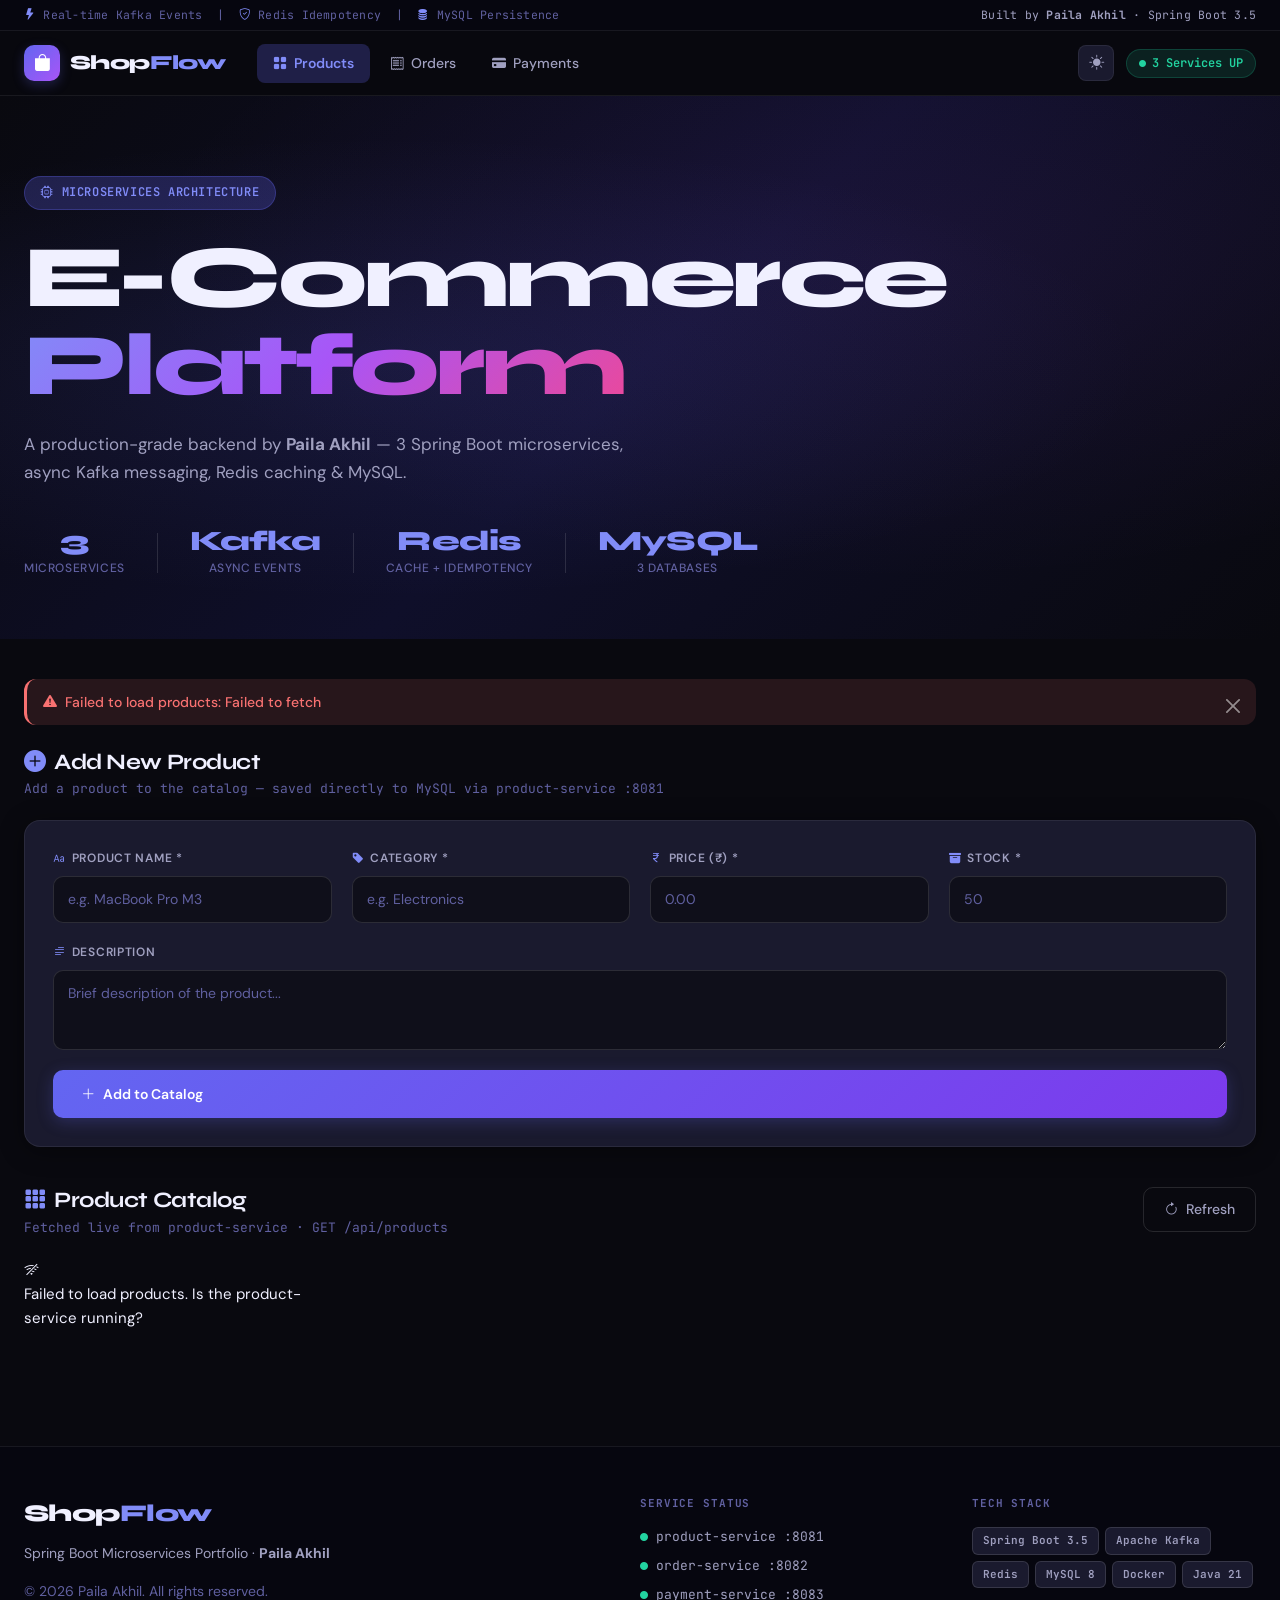
<file: frontend/index.html>
<!DOCTYPE html>
<html lang="en" data-theme="dark">
<head>
  <meta charset="UTF-8" />
  <meta name="viewport" content="width=device-width, initial-scale=1.0" />
  <title>ShopFlow — Products | Paila Akhil</title>
  <link href="https://cdn.jsdelivr.net/npm/bootstrap@5.3.3/dist/css/bootstrap.min.css" rel="stylesheet"/>
  <link href="https://cdn.jsdelivr.net/npm/bootstrap-icons@1.11.3/font/bootstrap-icons.min.css" rel="stylesheet"/>
  <link href="https://fonts.googleapis.com/css2?family=Syne:wght@400;500;600;700;800&family=DM+Sans:wght@300;400;500;600&family=JetBrains+Mono:wght@400;500&display=swap" rel="stylesheet"/>
  <link href="style.css" rel="stylesheet"/>
</head>
<body>

<!-- TOP BAR -->
<div class="topbar">
  <span><i class="bi bi-lightning-fill"></i> Real-time Kafka Events &nbsp;|&nbsp; <i class="bi bi-shield-check"></i> Redis Idempotency &nbsp;|&nbsp; <i class="bi bi-database-fill"></i> MySQL Persistence</span>
  <span class="topbar-right">Built by <strong>Paila Akhil</strong> · Spring Boot 3.5</span>
</div>

<!-- NAVBAR -->
<nav class="main-nav">
  <div class="nav-inner">
    <a href="index.html" class="nav-logo">
      <div class="logo-icon"><i class="bi bi-bag-fill"></i></div>
      <div class="logo-text">Shop<span>Flow</span></div>
    </a>
    <div class="nav-links">
      <a href="index.html" class="nav-link active"><i class="bi bi-grid-fill"></i> Products</a>
      <a href="orders.html" class="nav-link"><i class="bi bi-receipt"></i> Orders</a>
      <a href="payments.html" class="nav-link"><i class="bi bi-credit-card-fill"></i> Payments</a>
    </div>
    <div class="nav-actions">
      <button class="theme-btn" id="themeToggle" title="Toggle theme">
        <i class="bi bi-moon-stars-fill"></i>
      </button>
      <div class="nav-badge">
        <i class="bi bi-circle-fill pulse-green"></i> 3 Services UP
      </div>
    </div>
  </div>
</nav>

<!-- HERO -->
<section class="hero">
  <div class="hero-bg"></div>
  <div class="hero-inner">
    <div class="hero-tag"><i class="bi bi-cpu"></i> Microservices Architecture</div>
    <h1 class="hero-heading">
      E-Commerce<br/>
      <span class="gradient-text">Platform</span>
    </h1>
    <p class="hero-sub">A production-grade backend by <strong>Paila Akhil</strong> — 3 Spring Boot microservices, async Kafka messaging, Redis caching & MySQL.</p>
    <div class="hero-stats">
      <div class="stat"><div class="stat-num">3</div><div class="stat-label">Microservices</div></div>
      <div class="stat-divider"></div>
      <div class="stat"><div class="stat-num">Kafka</div><div class="stat-label">Async Events</div></div>
      <div class="stat-divider"></div>
      <div class="stat"><div class="stat-num">Redis</div><div class="stat-label">Cache + Idempotency</div></div>
      <div class="stat-divider"></div>
      <div class="stat"><div class="stat-num">MySQL</div><div class="stat-label">3 Databases</div></div>
    </div>
  </div>
</section>

<!-- MAIN -->
<main class="main-content">

  <!-- ALERT ZONE -->
  <div id="alertContainer" class="alert-zone"></div>

  <!-- ADD PRODUCT -->
  <section class="content-section">
    <div class="section-head">
      <div>
        <h2 class="section-title"><i class="bi bi-plus-circle-fill"></i> Add New Product</h2>
        <p class="section-sub">Add a product to the catalog — saved directly to MySQL via product-service :8081</p>
      </div>
    </div>
    <div class="glass-card">
      <form id="addProductForm" novalidate>
        <div class="form-row">
          <div class="field-group">
            <label class="field-label"><i class="bi bi-type"></i> Product Name *</label>
            <input type="text" class="field-input" id="productName" name="productName" placeholder="e.g. MacBook Pro M3" required/>
            <div class="invalid-feedback">Product name is required.</div>
          </div>
          <div class="field-group">
            <label class="field-label"><i class="bi bi-tag-fill"></i> Category *</label>
            <input type="text" class="field-input" id="productCategory" name="productCategory" placeholder="e.g. Electronics" required/>
            <div class="invalid-feedback">Category is required.</div>
          </div>
          <div class="field-group">
            <label class="field-label"><i class="bi bi-currency-rupee"></i> Price (₹) *</label>
            <input type="number" class="field-input" id="productPrice" name="productPrice" placeholder="0.00" step="0.01" min="0.01" required/>
            <div class="invalid-feedback">Enter a valid price.</div>
          </div>
          <div class="field-group">
            <label class="field-label"><i class="bi bi-archive-fill"></i> Stock *</label>
            <input type="number" class="field-input" id="productStock" name="productStock" placeholder="50" min="0" required/>
            <div class="invalid-feedback">Stock quantity required.</div>
          </div>
          <div class="field-group field-full">
            <label class="field-label"><i class="bi bi-text-paragraph"></i> Description</label>
            <textarea class="field-input" id="productDescription" name="productDescription" rows="2" placeholder="Brief description of the product..."></textarea>
          </div>
          <div class="field-group field-full">
            <button type="submit" class="btn-primary-action">
              <i class="bi bi-plus-lg"></i> Add to Catalog
            </button>
          </div>
        </div>
      </form>
    </div>
  </section>

  <!-- PRODUCTS GRID -->
  <section class="content-section">
    <div class="section-head">
      <div>
        <h2 class="section-title"><i class="bi bi-grid-3x3-gap-fill"></i> Product Catalog</h2>
        <p class="section-sub">Fetched live from product-service · GET /api/products</p>
      </div>
      <button class="btn-outline-action" onclick="loadProducts()">
        <i class="bi bi-arrow-clockwise"></i> Refresh
      </button>
    </div>
    <div class="products-grid" id="productsGrid">
      <div class="loading-card">
        <div class="loader"></div>
        <span>Connecting to product-service...</span>
      </div>
    </div>
  </section>

</main>

<!-- FOOTER -->
<footer class="site-footer">
  <div class="footer-inner">
    <div class="footer-left">
      <div class="footer-logo">Shop<span>Flow</span></div>
      <p>Spring Boot Microservices Portfolio · <strong>Paila Akhil</strong></p>
      <p class="footer-copy">© 2026 Paila Akhil. All rights reserved.</p>
    </div>
    <div class="footer-services">
      <div class="footer-service-title">Service Status</div>
      <div class="service-pill"><i class="bi bi-circle-fill text-success"></i> product-service :8081</div>
      <div class="service-pill"><i class="bi bi-circle-fill text-success"></i> order-service :8082</div>
      <div class="service-pill"><i class="bi bi-circle-fill text-success"></i> payment-service :8083</div>
    </div>
    <div class="footer-tech">
      <div class="footer-service-title">Tech Stack</div>
      <div class="tech-tags">
        <span class="tech-tag">Spring Boot 3.5</span>
        <span class="tech-tag">Apache Kafka</span>
        <span class="tech-tag">Redis</span>
        <span class="tech-tag">MySQL 8</span>
        <span class="tech-tag">Docker</span>
        <span class="tech-tag">Java 21</span>
      </div>
    </div>
  </div>
</footer>

<script src="https://cdn.jsdelivr.net/npm/bootstrap@5.3.3/dist/js/bootstrap.bundle.min.js"></script>
<script>
  (function(){
    const saved = localStorage.getItem('sfTheme') || 'dark';
    document.documentElement.setAttribute('data-theme', saved);
    function updateIcon(){
      const t = document.getElementById('themeToggle');
      if(t) t.innerHTML = document.documentElement.getAttribute('data-theme')==='dark'
        ? '<i class="bi bi-sun-fill"></i>' : '<i class="bi bi-moon-stars-fill"></i>';
    }
    document.addEventListener('DOMContentLoaded',()=>{
      updateIcon();
      document.getElementById('themeToggle')?.addEventListener('click',()=>{
        const cur = document.documentElement.getAttribute('data-theme');
        const next = cur==='dark'?'light':'dark';
        document.documentElement.setAttribute('data-theme',next);
        localStorage.setItem('sfTheme',next);
        updateIcon();
      });
    });
  })();
</script>
<script src="app.js"></script>
</body>
</html>
</file>
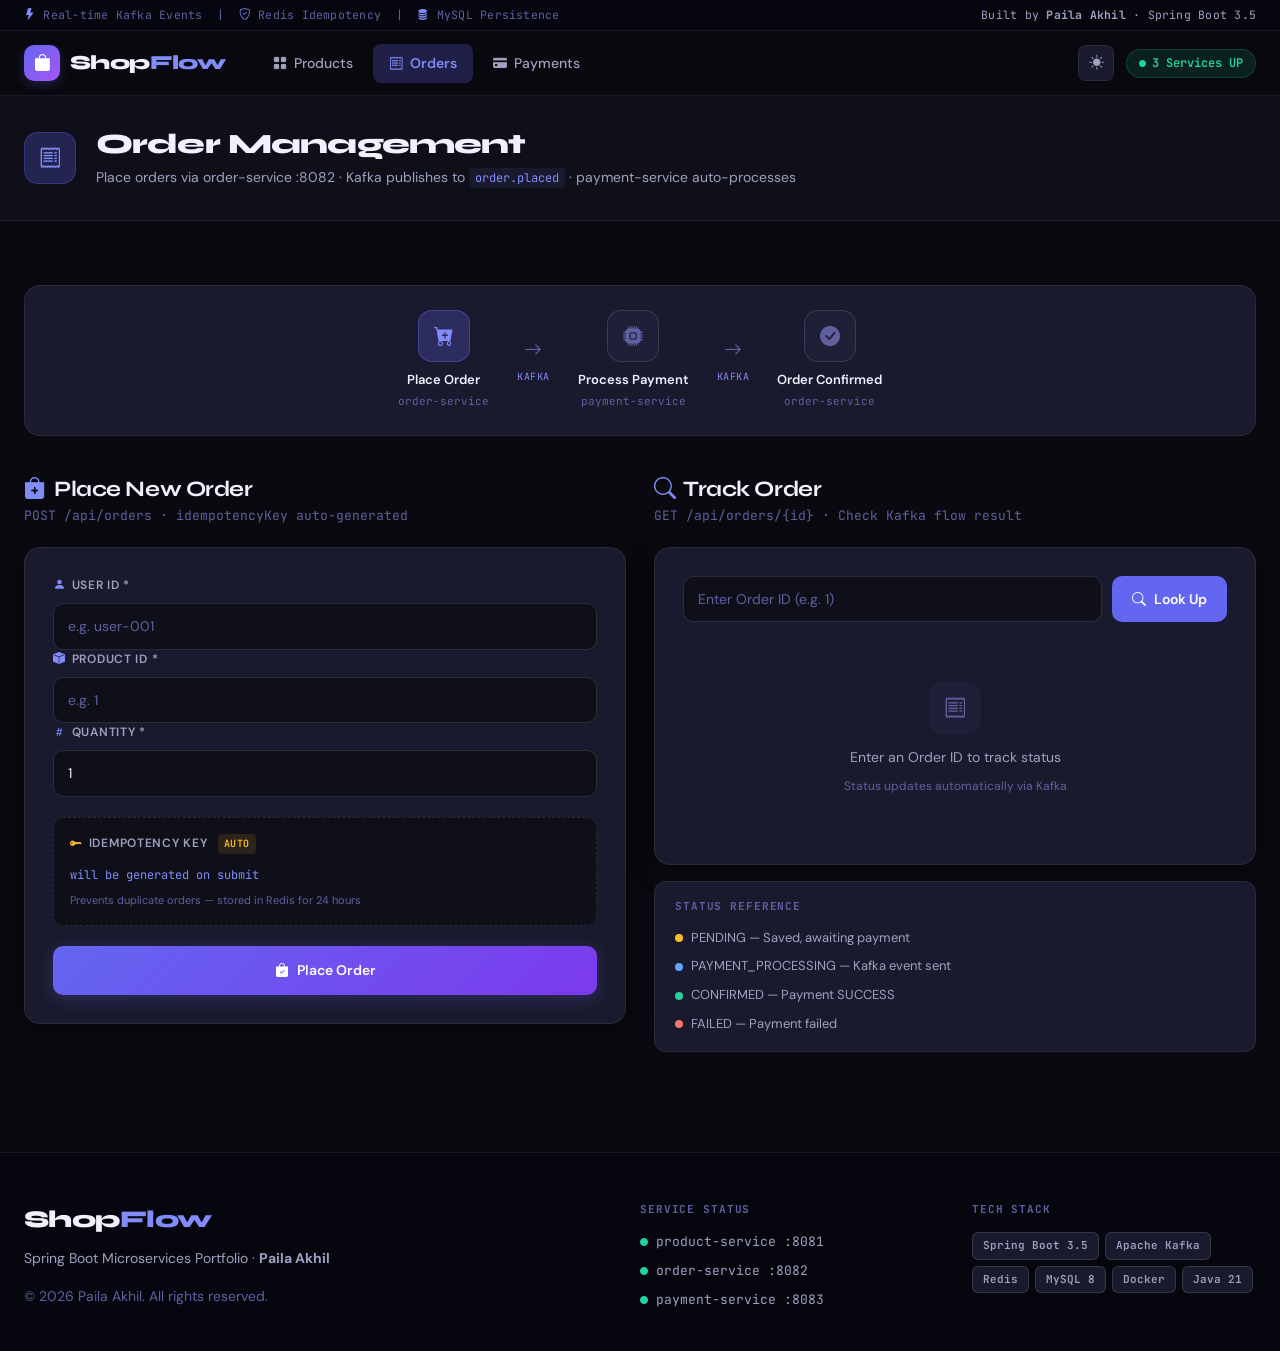
<file: frontend/orders.html>
<!DOCTYPE html>
<html lang="en" data-theme="dark">
<head>
  <meta charset="UTF-8"/>
  <meta name="viewport" content="width=device-width, initial-scale=1.0"/>
  <title>ShopFlow — Orders | Paila Akhil</title>
  <link href="https://cdn.jsdelivr.net/npm/bootstrap@5.3.3/dist/css/bootstrap.min.css" rel="stylesheet"/>
  <link href="https://cdn.jsdelivr.net/npm/bootstrap-icons@1.11.3/font/bootstrap-icons.min.css" rel="stylesheet"/>
  <link href="https://fonts.googleapis.com/css2?family=Syne:wght@400;500;600;700;800&family=DM+Sans:wght@300;400;500;600&family=JetBrains+Mono:wght@400;500&display=swap" rel="stylesheet"/>
  <link href="style.css" rel="stylesheet"/>
</head>
<body>

<!-- TOP BAR -->
<div class="topbar">
  <span><i class="bi bi-lightning-fill"></i> Real-time Kafka Events &nbsp;|&nbsp; <i class="bi bi-shield-check"></i> Redis Idempotency &nbsp;|&nbsp; <i class="bi bi-database-fill"></i> MySQL Persistence</span>
  <span class="topbar-right">Built by <strong>Paila Akhil</strong> · Spring Boot 3.5</span>
</div>

<!-- NAVBAR -->
<nav class="main-nav">
  <div class="nav-inner">
    <a href="index.html" class="nav-logo">
      <div class="logo-icon"><i class="bi bi-bag-fill"></i></div>
      <div class="logo-text">Shop<span>Flow</span></div>
    </a>
    <div class="nav-links">
      <a href="index.html" class="nav-link"><i class="bi bi-grid-fill"></i> Products</a>
      <a href="orders.html" class="nav-link active"><i class="bi bi-receipt"></i> Orders</a>
      <a href="payments.html" class="nav-link"><i class="bi bi-credit-card-fill"></i> Payments</a>
    </div>
    <div class="nav-actions">
      <button class="theme-btn" id="themeToggle" title="Toggle theme">
        <i class="bi bi-moon-stars-fill"></i>
      </button>
      <div class="nav-badge">
        <i class="bi bi-circle-fill pulse-green"></i> 3 Services UP
      </div>
    </div>
  </div>
</nav>

<!-- PAGE HERO -->
<section class="page-hero">
  <div class="page-hero-inner">
    <div class="page-hero-icon"><i class="bi bi-receipt"></i></div>
    <div>
      <h1 class="page-hero-title">Order Management</h1>
      <p class="page-hero-sub">Place orders via order-service :8082 · Kafka publishes to <code>order.placed</code> · payment-service auto-processes</p>
    </div>
  </div>
</section>

<!-- MAIN -->
<main class="main-content">

  <div id="alertContainer" class="alert-zone"></div>

  <!-- FLOW DIAGRAM -->
  <div class="flow-diagram">
    <div class="flow-step active-step">
      <div class="flow-icon"><i class="bi bi-cart-plus-fill"></i></div>
      <div class="flow-label">Place Order</div>
      <div class="flow-sub">order-service</div>
    </div>
    <div class="flow-arrow"><i class="bi bi-arrow-right"></i><span>Kafka</span></div>
    <div class="flow-step">
      <div class="flow-icon"><i class="bi bi-cpu-fill"></i></div>
      <div class="flow-label">Process Payment</div>
      <div class="flow-sub">payment-service</div>
    </div>
    <div class="flow-arrow"><i class="bi bi-arrow-right"></i><span>Kafka</span></div>
    <div class="flow-step">
      <div class="flow-icon"><i class="bi bi-check-circle-fill"></i></div>
      <div class="flow-label">Order Confirmed</div>
      <div class="flow-sub">order-service</div>
    </div>
  </div>

  <!-- TWO COLUMN LAYOUT -->
  <div class="orders-layout">

    <!-- PLACE ORDER -->
    <section class="content-section">
      <div class="section-head">
        <div>
          <h2 class="section-title"><i class="bi bi-bag-plus-fill"></i> Place New Order</h2>
          <p class="section-sub">POST /api/orders · idempotencyKey auto-generated</p>
        </div>
      </div>
      <div class="glass-card">
        <form id="placeOrderForm" novalidate>

          <div class="field-group">
            <label class="field-label"><i class="bi bi-person-fill"></i> User ID *</label>
            <input type="text" class="field-input" id="userId" name="userId" placeholder="e.g. user-001" required/>
            <div class="invalid-feedback">User ID is required.</div>
          </div>

          <div class="field-group">
            <label class="field-label"><i class="bi bi-box-fill"></i> Product ID *</label>
            <input type="number" class="field-input" id="productId" name="productId" placeholder="e.g. 1" min="1" required/>
            <div class="invalid-feedback">Product ID is required.</div>
          </div>

          <div class="field-group">
            <label class="field-label"><i class="bi bi-hash"></i> Quantity *</label>
            <input type="number" class="field-input" id="orderQuantity" name="orderQuantity" value="1" min="1" required/>
            <div class="invalid-feedback">Quantity must be at least 1.</div>
          </div>

          <div class="idem-box">
            <div class="idem-label"><i class="bi bi-key-fill"></i> Idempotency Key <span class="badge-auto">auto</span></div>
            <div class="idem-value"><code id="idempotencyKeyDisplay">will be generated on submit</code></div>
            <div class="idem-hint">Prevents duplicate orders — stored in Redis for 24 hours</div>
          </div>

          <button type="submit" class="btn-primary-action w-100">
            <i class="bi bi-bag-check-fill"></i> Place Order
          </button>
        </form>
      </div>
    </section>

    <!-- CHECK ORDER STATUS -->
    <section class="content-section">
      <div class="section-head">
        <div>
          <h2 class="section-title"><i class="bi bi-search"></i> Track Order</h2>
          <p class="section-sub">GET /api/orders/{id} · Check Kafka flow result</p>
        </div>
      </div>
      <div class="glass-card">
        <div class="search-row">
          <input type="number" class="field-input" id="checkOrderId" placeholder="Enter Order ID (e.g. 1)" min="1"/>
          <button class="btn-search" id="checkOrderBtn"><i class="bi bi-search"></i> Look Up</button>
        </div>

        <div id="orderResult" class="result-area">
          <div class="empty-result">
            <div class="empty-icon"><i class="bi bi-receipt"></i></div>
            <p>Enter an Order ID to track status</p>
            <small>Status updates automatically via Kafka</small>
          </div>
        </div>
      </div>

      <!-- STATUS GUIDE -->
      <div class="status-guide">
        <div class="status-guide-title">Status Reference</div>
        <div class="status-guide-items">
          <div class="sg-item"><span class="status-dot-sm pending"></span> PENDING — Saved, awaiting payment</div>
          <div class="sg-item"><span class="status-dot-sm processing"></span> PAYMENT_PROCESSING — Kafka event sent</div>
          <div class="sg-item"><span class="status-dot-sm confirmed"></span> CONFIRMED — Payment SUCCESS</div>
          <div class="sg-item"><span class="status-dot-sm failed"></span> FAILED — Payment failed</div>
        </div>
      </div>
    </section>

  </div>
</main>

<!-- FOOTER -->
<footer class="site-footer">
  <div class="footer-inner">
    <div class="footer-left">
      <div class="footer-logo">Shop<span>Flow</span></div>
      <p>Spring Boot Microservices Portfolio · <strong>Paila Akhil</strong></p>
      <p class="footer-copy">© 2026 Paila Akhil. All rights reserved.</p>
    </div>
    <div class="footer-services">
      <div class="footer-service-title">Service Status</div>
      <div class="service-pill"><i class="bi bi-circle-fill text-success"></i> product-service :8081</div>
      <div class="service-pill"><i class="bi bi-circle-fill text-success"></i> order-service :8082</div>
      <div class="service-pill"><i class="bi bi-circle-fill text-success"></i> payment-service :8083</div>
    </div>
    <div class="footer-tech">
      <div class="footer-service-title">Tech Stack</div>
      <div class="tech-tags">
        <span class="tech-tag">Spring Boot 3.5</span>
        <span class="tech-tag">Apache Kafka</span>
        <span class="tech-tag">Redis</span>
        <span class="tech-tag">MySQL 8</span>
        <span class="tech-tag">Docker</span>
        <span class="tech-tag">Java 21</span>
      </div>
    </div>
  </div>
</footer>

<script src="https://cdn.jsdelivr.net/npm/bootstrap@5.3.3/dist/js/bootstrap.bundle.min.js"></script>
<script>
  (function(){
    const saved = localStorage.getItem('sfTheme') || 'dark';
    document.documentElement.setAttribute('data-theme', saved);
    function updateIcon(){
      const t = document.getElementById('themeToggle');
      if(t) t.innerHTML = document.documentElement.getAttribute('data-theme')==='dark'
        ? '<i class="bi bi-sun-fill"></i>' : '<i class="bi bi-moon-stars-fill"></i>';
    }
    document.addEventListener('DOMContentLoaded',()=>{
      updateIcon();
      document.getElementById('themeToggle')?.addEventListener('click',()=>{
        const cur = document.documentElement.getAttribute('data-theme');
        const next = cur==='dark'?'light':'dark';
        document.documentElement.setAttribute('data-theme',next);
        localStorage.setItem('sfTheme',next);
        updateIcon();
      });
    });
  })();
</script>
<script src="app.js"></script>
</body>
</html>
</file>
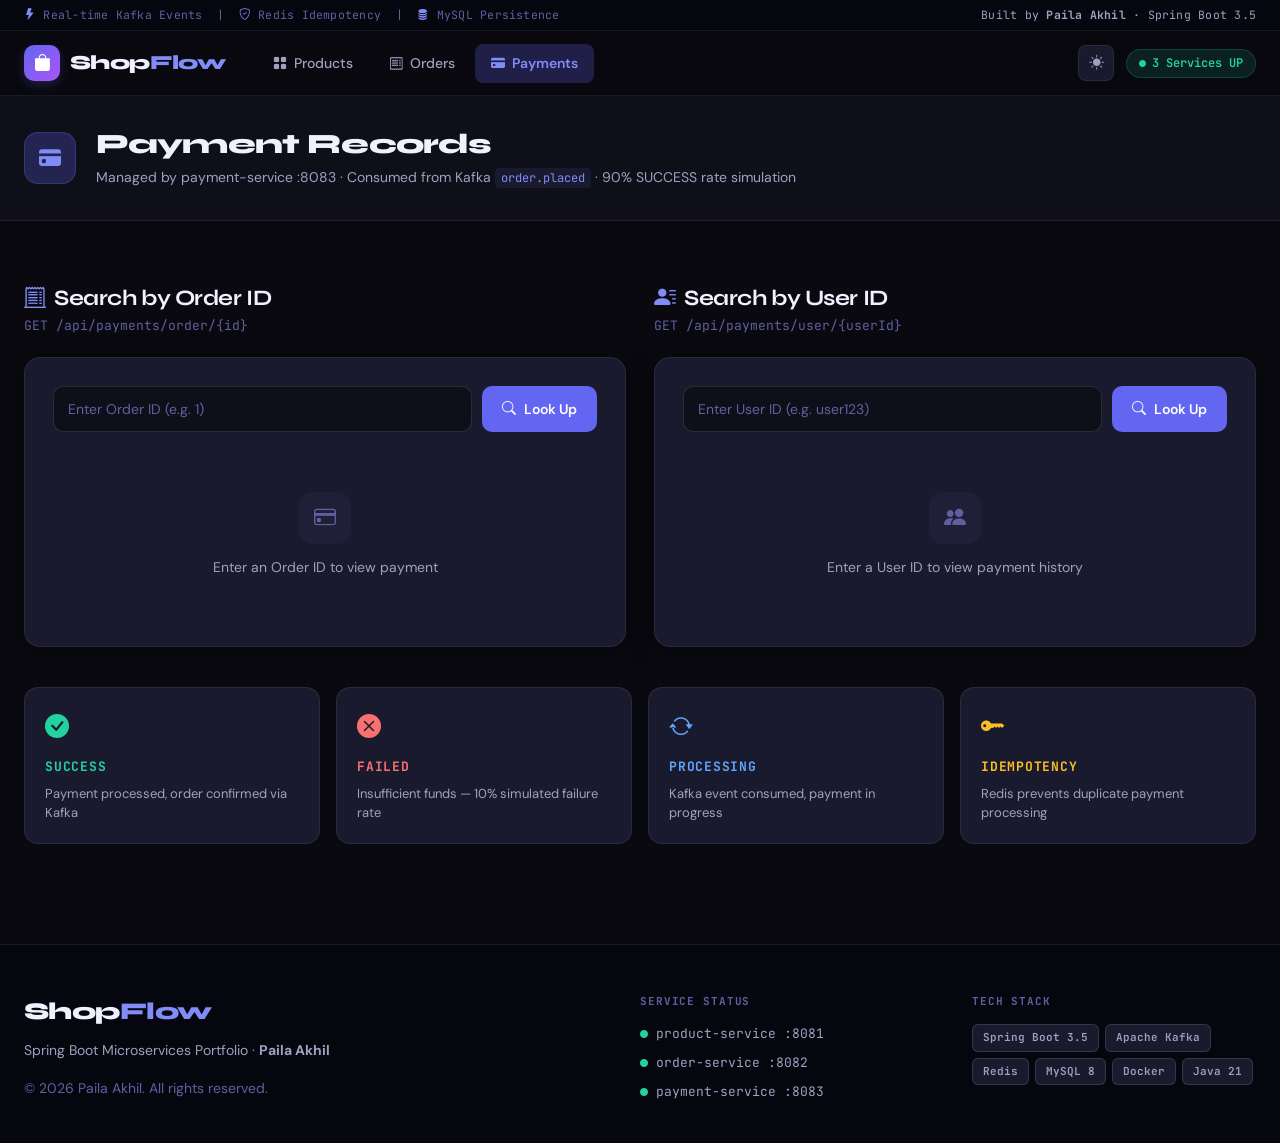
<file: frontend/payments.html>
<!DOCTYPE html>
<html lang="en" data-theme="dark">
<head>
  <meta charset="UTF-8"/>
  <meta name="viewport" content="width=device-width, initial-scale=1.0"/>
  <title>ShopFlow — Payments | Paila Akhil</title>
  <link href="https://cdn.jsdelivr.net/npm/bootstrap@5.3.3/dist/css/bootstrap.min.css" rel="stylesheet"/>
  <link href="https://cdn.jsdelivr.net/npm/bootstrap-icons@1.11.3/font/bootstrap-icons.min.css" rel="stylesheet"/>
  <link href="https://fonts.googleapis.com/css2?family=Syne:wght@400;500;600;700;800&family=DM+Sans:wght@300;400;500;600&family=JetBrains+Mono:wght@400;500&display=swap" rel="stylesheet"/>
  <link href="style.css" rel="stylesheet"/>
</head>
<body>

<!-- TOP BAR -->
<div class="topbar">
  <span><i class="bi bi-lightning-fill"></i> Real-time Kafka Events &nbsp;|&nbsp; <i class="bi bi-shield-check"></i> Redis Idempotency &nbsp;|&nbsp; <i class="bi bi-database-fill"></i> MySQL Persistence</span>
  <span class="topbar-right">Built by <strong>Paila Akhil</strong> · Spring Boot 3.5</span>
</div>

<!-- NAVBAR -->
<nav class="main-nav">
  <div class="nav-inner">
    <a href="index.html" class="nav-logo">
      <div class="logo-icon"><i class="bi bi-bag-fill"></i></div>
      <div class="logo-text">Shop<span>Flow</span></div>
    </a>
    <div class="nav-links">
      <a href="index.html" class="nav-link"><i class="bi bi-grid-fill"></i> Products</a>
      <a href="orders.html" class="nav-link"><i class="bi bi-receipt"></i> Orders</a>
      <a href="payments.html" class="nav-link active"><i class="bi bi-credit-card-fill"></i> Payments</a>
    </div>
    <div class="nav-actions">
      <button class="theme-btn" id="themeToggle" title="Toggle theme">
        <i class="bi bi-moon-stars-fill"></i>
      </button>
      <div class="nav-badge">
        <i class="bi bi-circle-fill pulse-green"></i> 3 Services UP
      </div>
    </div>
  </div>
</nav>

<!-- PAGE HERO -->
<section class="page-hero">
  <div class="page-hero-inner">
    <div class="page-hero-icon"><i class="bi bi-credit-card-fill"></i></div>
    <div>
      <h1 class="page-hero-title">Payment Records</h1>
      <p class="page-hero-sub">Managed by payment-service :8083 · Consumed from Kafka <code>order.placed</code> · 90% SUCCESS rate simulation</p>
    </div>
  </div>
</section>

<!-- MAIN -->
<main class="main-content">

  <div id="alertContainer" class="alert-zone"></div>

  <div class="orders-layout">

    <!-- SEARCH BY ORDER ID -->
    <section class="content-section">
      <div class="section-head">
        <div>
          <h2 class="section-title"><i class="bi bi-receipt-cutoff"></i> Search by Order ID</h2>
          <p class="section-sub">GET /api/payments/order/{id}</p>
        </div>
      </div>
      <div class="glass-card">
        <div class="search-row">
          <input type="number" class="field-input" id="searchOrderId" placeholder="Enter Order ID (e.g. 1)" min="1"/>
          <button class="btn-search" id="searchOrderBtn"><i class="bi bi-search"></i> Look Up</button>
        </div>
        <div id="paymentOrderResult" class="result-area">
          <div class="empty-result">
            <div class="empty-icon"><i class="bi bi-credit-card"></i></div>
            <p>Enter an Order ID to view payment</p>
          </div>
        </div>
      </div>
    </section>

    <!-- SEARCH BY USER ID -->
    <section class="content-section">
      <div class="section-head">
        <div>
          <h2 class="section-title"><i class="bi bi-person-lines-fill"></i> Search by User ID</h2>
          <p class="section-sub">GET /api/payments/user/{userId}</p>
        </div>
      </div>
      <div class="glass-card">
        <div class="search-row">
          <input type="text" class="field-input" id="searchUserId" placeholder="Enter User ID (e.g. user123)"/>
          <button class="btn-search" id="searchUserBtn"><i class="bi bi-search"></i> Look Up</button>
        </div>
        <div id="paymentsUserResult" class="result-area">
          <div class="empty-result">
            <div class="empty-icon"><i class="bi bi-people-fill"></i></div>
            <p>Enter a User ID to view payment history</p>
          </div>
        </div>
      </div>
    </section>

  </div>

  <!-- PAYMENT INFO CARDS -->
  <section class="content-section">
    <div class="info-grid">
      <div class="info-card info-green">
        <div class="info-icon"><i class="bi bi-check-circle-fill"></i></div>
        <div class="info-title">SUCCESS</div>
        <div class="info-desc">Payment processed, order confirmed via Kafka</div>
      </div>
      <div class="info-card info-red">
        <div class="info-icon"><i class="bi bi-x-circle-fill"></i></div>
        <div class="info-title">FAILED</div>
        <div class="info-desc">Insufficient funds — 10% simulated failure rate</div>
      </div>
      <div class="info-card info-blue">
        <div class="info-icon"><i class="bi bi-arrow-repeat"></i></div>
        <div class="info-title">PROCESSING</div>
        <div class="info-desc">Kafka event consumed, payment in progress</div>
      </div>
      <div class="info-card info-amber">
        <div class="info-icon"><i class="bi bi-key-fill"></i></div>
        <div class="info-title">IDEMPOTENCY</div>
        <div class="info-desc">Redis prevents duplicate payment processing</div>
      </div>
    </div>
  </section>

</main>

<!-- FOOTER -->
<footer class="site-footer">
  <div class="footer-inner">
    <div class="footer-left">
      <div class="footer-logo">Shop<span>Flow</span></div>
      <p>Spring Boot Microservices Portfolio · <strong>Paila Akhil</strong></p>
      <p class="footer-copy">© 2026 Paila Akhil. All rights reserved.</p>
    </div>
    <div class="footer-services">
      <div class="footer-service-title">Service Status</div>
      <div class="service-pill"><i class="bi bi-circle-fill text-success"></i> product-service :8081</div>
      <div class="service-pill"><i class="bi bi-circle-fill text-success"></i> order-service :8082</div>
      <div class="service-pill"><i class="bi bi-circle-fill text-success"></i> payment-service :8083</div>
    </div>
    <div class="footer-tech">
      <div class="footer-service-title">Tech Stack</div>
      <div class="tech-tags">
        <span class="tech-tag">Spring Boot 3.5</span>
        <span class="tech-tag">Apache Kafka</span>
        <span class="tech-tag">Redis</span>
        <span class="tech-tag">MySQL 8</span>
        <span class="tech-tag">Docker</span>
        <span class="tech-tag">Java 21</span>
      </div>
    </div>
  </div>
</footer>

<script src="https://cdn.jsdelivr.net/npm/bootstrap@5.3.3/dist/js/bootstrap.bundle.min.js"></script>
<script>
  (function(){
    const saved = localStorage.getItem('sfTheme') || 'dark';
    document.documentElement.setAttribute('data-theme', saved);
    function updateIcon(){
      const t = document.getElementById('themeToggle');
      if(t) t.innerHTML = document.documentElement.getAttribute('data-theme')==='dark'
        ? '<i class="bi bi-sun-fill"></i>' : '<i class="bi bi-moon-stars-fill"></i>';
    }
    document.addEventListener('DOMContentLoaded',()=>{
      updateIcon();
      document.getElementById('themeToggle')?.addEventListener('click',()=>{
        const cur = document.documentElement.getAttribute('data-theme');
        const next = cur==='dark'?'light':'dark';
        document.documentElement.setAttribute('data-theme',next);
        localStorage.setItem('sfTheme',next);
        updateIcon();
      });
    });
  })();
</script>
<script src="app.js"></script>
<script>
  const PAY_API = 'http://localhost:8083/api/payments';

  function fmtDate(s){ if(!s)return'—'; const d=new Date(s); return d.toLocaleString('en-IN',{day:'2-digit',month:'short',year:'numeric',hour:'2-digit',minute:'2-digit'}); }
  function fmtPrice(p){ return new Intl.NumberFormat('en-IN',{style:'currency',currency:'INR',minimumFractionDigits:2}).format(p); }

  function payBadge(status){
    const m = {
      'SUCCESS':'<span class="status-badge s-confirmed"><i class="bi bi-check-circle-fill"></i> SUCCESS</span>',
      'FAILED':'<span class="status-badge s-failed"><i class="bi bi-x-circle-fill"></i> FAILED</span>',
      'PROCESSING':'<span class="status-badge s-processing"><i class="bi bi-arrow-repeat"></i> PROCESSING</span>',
      'REFUNDED':'<span class="status-badge s-cancelled"><i class="bi bi-arrow-counterclockwise"></i> REFUNDED</span>'
    };
    return m[status] || `<span class="status-badge s-pending">${status}</span>`;
  }

  async function searchPaymentByOrder(){
    const id = document.getElementById('searchOrderId')?.value?.trim();
    const el = document.getElementById('paymentOrderResult');
    if(!id){ el.innerHTML='<div class="empty-result"><div class="empty-icon"><i class="bi bi-exclamation-circle"></i></div><p>Please enter an Order ID</p></div>'; return; }
    el.innerHTML='<div class="loading-inline"><div class="loader-sm"></div> Loading...</div>';
    try {
      const r = await fetch(`${PAY_API}/order/${id}`);
      if(!r.ok) throw new Error(`HTTP ${r.status}`);
      const p = await r.json();
      el.innerHTML = `
        <div class="result-card">
          <div class="result-status-row">${payBadge(p.status)}</div>
          <div class="result-amount">${fmtPrice(p.amount)}</div>
          <div class="result-rows">
            <div class="result-row"><span>Payment ID</span><strong>#${p.id}</strong></div>
            <div class="result-row"><span>Order ID</span><strong>${p.orderId}</strong></div>
            <div class="result-row"><span>User ID</span><strong>${p.userId||'—'}</strong></div>
            ${p.failureReason?`<div class="result-row"><span>Failure</span><strong class="text-danger">${p.failureReason}</strong></div>`:''}
            <div class="result-row"><span>Created</span><strong>${fmtDate(p.createdAt)}</strong></div>
          </div>
        </div>`;
    } catch(e){
      el.innerHTML=`<div class="empty-result"><div class="empty-icon"><i class="bi bi-search"></i></div><p>${e.message}</p></div>`;
    }
  }

  async function searchPaymentsByUser(){
    const uid = document.getElementById('searchUserId')?.value?.trim();
    const el = document.getElementById('paymentsUserResult');
    if(!uid){ el.innerHTML='<div class="empty-result"><div class="empty-icon"><i class="bi bi-exclamation-circle"></i></div><p>Please enter a User ID</p></div>'; return; }
    el.innerHTML='<div class="loading-inline"><div class="loader-sm"></div> Loading...</div>';
    try {
      const r = await fetch(`${PAY_API}/user/${uid}`);
      if(!r.ok) throw new Error(`HTTP ${r.status}`);
      const payments = await r.json();
      if(!payments||payments.length===0){
        el.innerHTML='<div class="empty-result"><div class="empty-icon"><i class="bi bi-inbox"></i></div><p>No payments found</p></div>';
        return;
      }
      el.innerHTML = `<div class="payments-list">${payments.map(p=>`
        <div class="payment-item-card">
          <div class="pic-header">
            <strong>Payment #${p.id}</strong>
            ${payBadge(p.status)}
          </div>
          <div class="pic-body">
            <span>Order #${p.orderId}</span>
            <span class="pic-amount">${fmtPrice(p.amount)}</span>
            <span class="pic-date">${fmtDate(p.createdAt)}</span>
          </div>
        </div>`).join('')}</div>`;
    } catch(e){
      el.innerHTML=`<div class="empty-result"><div class="empty-icon"><i class="bi bi-search"></i></div><p>${e.message}</p></div>`;
    }
  }

  document.addEventListener('DOMContentLoaded',()=>{
    document.getElementById('searchOrderBtn')?.addEventListener('click',searchPaymentByOrder);
    document.getElementById('searchOrderId')?.addEventListener('keypress',e=>{ if(e.key==='Enter') searchPaymentByOrder(); });
    document.getElementById('searchUserBtn')?.addEventListener('click',searchPaymentsByUser);
    document.getElementById('searchUserId')?.addEventListener('keypress',e=>{ if(e.key==='Enter') searchPaymentsByUser(); });
  });
</script>
</body>
</html>
</file>
<file: frontend/style.css>
/* =====================================================
   SHOPFLOW — PROFESSIONAL E-COMMERCE CSS
   Developer: Paila Akhil
   ===================================================== */

@import url('https://fonts.googleapis.com/css2?family=Syne:wght@400;500;600;700;800&family=DM+Sans:ital,opsz,wght@0,9..40,300;0,9..40,400;0,9..40,500;0,9..40,600;1,9..40,400&family=JetBrains+Mono:wght@400;500&display=swap');

/* ===== TOKENS ===== */
:root {
  --font-display: 'Syne', sans-serif;
  --font-body: 'DM Sans', sans-serif;
  --font-mono: 'JetBrains Mono', monospace;

  /* DARK THEME */
  --bg: #09090f;
  --bg-2: #0f0f1a;
  --bg-3: #141425;
  --surface: #1a1a2e;
  --surface-2: #1f1f38;
  --border: rgba(255,255,255,0.07);
  --border-2: rgba(255,255,255,0.12);
  --text: #f0f0ff;
  --text-2: #a0a0c0;
  --text-3: #6060a0;
  --accent: #6366f1;
  --accent-2: #818cf8;
  --accent-glow: rgba(99,102,241,0.25);
  --green: #22d3a0;
  --green-bg: rgba(34,211,160,0.12);
  --red: #f87171;
  --red-bg: rgba(248,113,113,0.12);
  --amber: #fbbf24;
  --amber-bg: rgba(251,191,36,0.12);
  --blue: #60a5fa;
  --blue-bg: rgba(96,165,250,0.12);
  --topbar-bg: #06060f;
  --nav-bg: rgba(9,9,15,0.92);
  --hero-grad: linear-gradient(135deg, #09090f 0%, #0f0f2a 50%, #09090f 100%);
  --card-shadow: 0 4px 24px rgba(0,0,0,0.4);
  --card-shadow-hover: 0 8px 40px rgba(99,102,241,0.2);
}

[data-theme="light"] {
  --bg: #f8f8ff;
  --bg-2: #f0f0fc;
  --bg-3: #e8e8f8;
  --surface: #ffffff;
  --surface-2: #f4f4ff;
  --border: rgba(0,0,0,0.08);
  --border-2: rgba(0,0,0,0.14);
  --text: #0f0f2a;
  --text-2: #4040a0;
  --text-3: #8080c0;
  --accent: #4f46e5;
  --accent-2: #6366f1;
  --accent-glow: rgba(79,70,229,0.15);
  --green: #059669;
  --green-bg: rgba(5,150,105,0.1);
  --red: #dc2626;
  --red-bg: rgba(220,38,38,0.1);
  --amber: #d97706;
  --amber-bg: rgba(217,119,6,0.1);
  --blue: #2563eb;
  --blue-bg: rgba(37,99,235,0.1);
  --topbar-bg: #0f0f2a;
  --nav-bg: rgba(248,248,255,0.95);
  --hero-grad: linear-gradient(135deg, #e8e8ff 0%, #f0f0ff 50%, #e8e8ff 100%);
  --card-shadow: 0 4px 24px rgba(0,0,0,0.08);
  --card-shadow-hover: 0 8px 40px rgba(79,70,229,0.15);
}

/* ===== BASE ===== */
*, *::before, *::after { box-sizing: border-box; margin: 0; padding: 0; }

html { scroll-behavior: smooth; }

body {
  font-family: var(--font-body);
  background: var(--bg);
  color: var(--text);
  font-size: 15px;
  line-height: 1.6;
  min-height: 100vh;
  transition: background 0.3s, color 0.3s;
  overflow-x: hidden;
}

/* ===== TOP BAR ===== */
.topbar {
  background: var(--topbar-bg);
  color: var(--text-3);
  font-size: 11.5px;
  font-family: var(--font-mono);
  padding: 6px 24px;
  display: flex;
  justify-content: space-between;
  align-items: center;
  border-bottom: 1px solid var(--border);
  letter-spacing: 0.02em;
}

.topbar i { color: var(--accent-2); }
.topbar-right { color: var(--text-2); }

/* ===== NAVBAR ===== */
.main-nav {
  position: sticky;
  top: 0;
  z-index: 1000;
  background: var(--nav-bg);
  backdrop-filter: blur(20px);
  -webkit-backdrop-filter: blur(20px);
  border-bottom: 1px solid var(--border);
  padding: 0;
}

.nav-inner {
  max-width: 1400px;
  margin: 0 auto;
  padding: 0 24px;
  display: flex;
  align-items: center;
  gap: 32px;
  height: 64px;
}

.nav-logo {
  display: flex;
  align-items: center;
  gap: 10px;
  text-decoration: none;
  flex-shrink: 0;
}

.logo-icon {
  width: 36px;
  height: 36px;
  background: linear-gradient(135deg, var(--accent), #a855f7);
  border-radius: 10px;
  display: flex;
  align-items: center;
  justify-content: center;
  color: white;
  font-size: 17px;
  box-shadow: 0 4px 12px var(--accent-glow);
}

.logo-text {
  font-family: var(--font-display);
  font-size: 20px;
  font-weight: 800;
  color: var(--text);
  letter-spacing: -0.03em;
}

.logo-text span { color: var(--accent-2); }

.nav-links {
  display: flex;
  align-items: center;
  gap: 4px;
  flex: 1;
}

.nav-link {
  display: flex;
  align-items: center;
  gap: 7px;
  padding: 8px 16px;
  border-radius: 8px;
  text-decoration: none;
  color: var(--text-2);
  font-size: 14px;
  font-weight: 500;
  transition: all 0.2s;
}

.nav-link:hover {
  background: var(--surface);
  color: var(--text);
}

.nav-link.active {
  background: var(--accent-glow);
  color: var(--accent-2);
  font-weight: 600;
}

.nav-actions {
  display: flex;
  align-items: center;
  gap: 12px;
  margin-left: auto;
}

.theme-btn {
  width: 36px;
  height: 36px;
  border-radius: 8px;
  background: var(--surface);
  border: 1px solid var(--border);
  color: var(--text-2);
  cursor: pointer;
  display: flex;
  align-items: center;
  justify-content: center;
  font-size: 15px;
  transition: all 0.2s;
}

.theme-btn:hover { border-color: var(--accent); color: var(--accent-2); }

.nav-badge {
  display: flex;
  align-items: center;
  gap: 6px;
  background: var(--green-bg);
  border: 1px solid rgba(34,211,160,0.2);
  border-radius: 20px;
  padding: 4px 12px;
  font-size: 12px;
  font-weight: 600;
  color: var(--green);
  font-family: var(--font-mono);
}

.pulse-green {
  font-size: 7px;
  color: var(--green);
  animation: pulse 2s infinite;
}

@keyframes pulse {
  0%, 100% { opacity: 1; }
  50% { opacity: 0.3; }
}

/* ===== HERO (index.html) ===== */
.hero {
  position: relative;
  background: var(--hero-grad);
  padding: 80px 24px 60px;
  overflow: hidden;
}

.hero-bg {
  position: absolute;
  inset: 0;
  background:
    radial-gradient(ellipse at 30% 50%, rgba(99,102,241,0.12) 0%, transparent 60%),
    radial-gradient(ellipse at 70% 30%, rgba(168,85,247,0.08) 0%, transparent 60%);
  pointer-events: none;
}

.hero-inner {
  max-width: 1400px;
  margin: 0 auto;
  position: relative;
  z-index: 1;
}

.hero-tag {
  display: inline-flex;
  align-items: center;
  gap: 8px;
  background: var(--accent-glow);
  border: 1px solid rgba(99,102,241,0.3);
  border-radius: 20px;
  padding: 6px 16px;
  font-size: 12px;
  font-weight: 600;
  color: var(--accent-2);
  font-family: var(--font-mono);
  margin-bottom: 24px;
  letter-spacing: 0.05em;
  text-transform: uppercase;
}

.hero-heading {
  font-family: var(--font-display);
  font-size: clamp(48px, 8vw, 88px);
  font-weight: 800;
  line-height: 1.0;
  letter-spacing: -0.04em;
  color: var(--text);
  margin-bottom: 20px;
}

.gradient-text {
  background: linear-gradient(135deg, var(--accent-2), #a855f7, #ec4899);
  -webkit-background-clip: text;
  -webkit-text-fill-color: transparent;
  background-clip: text;
}

.hero-sub {
  font-size: 17px;
  color: var(--text-2);
  max-width: 600px;
  margin-bottom: 40px;
  font-weight: 400;
  line-height: 1.7;
}

.hero-stats {
  display: flex;
  align-items: center;
  gap: 0;
  flex-wrap: wrap;
}

.stat {
  padding: 0 32px;
  text-align: center;
}

.stat:first-child { padding-left: 0; }

.stat-num {
  font-family: var(--font-display);
  font-size: 28px;
  font-weight: 800;
  color: var(--accent-2);
  line-height: 1;
  letter-spacing: -0.03em;
}

.stat-label {
  font-size: 12px;
  color: var(--text-3);
  font-weight: 500;
  margin-top: 4px;
  text-transform: uppercase;
  letter-spacing: 0.05em;
}

.stat-divider {
  width: 1px;
  height: 40px;
  background: var(--border-2);
}

/* ===== PAGE HERO (orders/payments) ===== */
.page-hero {
  background: var(--bg-2);
  border-bottom: 1px solid var(--border);
  padding: 32px 24px;
}

.page-hero-inner {
  max-width: 1400px;
  margin: 0 auto;
  display: flex;
  align-items: center;
  gap: 20px;
}

.page-hero-icon {
  width: 52px;
  height: 52px;
  border-radius: 14px;
  background: var(--accent-glow);
  border: 1px solid rgba(99,102,241,0.3);
  display: flex;
  align-items: center;
  justify-content: center;
  font-size: 22px;
  color: var(--accent-2);
  flex-shrink: 0;
}

.page-hero-title {
  font-family: var(--font-display);
  font-size: 28px;
  font-weight: 800;
  letter-spacing: -0.03em;
  color: var(--text);
  margin-bottom: 4px;
}

.page-hero-sub {
  font-size: 14px;
  color: var(--text-2);
  margin: 0;
}

.page-hero-sub code {
  font-family: var(--font-mono);
  font-size: 12px;
  background: var(--surface);
  padding: 2px 6px;
  border-radius: 4px;
  color: var(--accent-2);
}

/* ===== MAIN CONTENT ===== */
.main-content {
  max-width: 1400px;
  margin: 0 auto;
  padding: 40px 24px 60px;
}

/* ===== FLOW DIAGRAM ===== */
.flow-diagram {
  display: flex;
  align-items: center;
  justify-content: center;
  gap: 0;
  margin-bottom: 40px;
  padding: 24px;
  background: var(--surface);
  border: 1px solid var(--border);
  border-radius: 16px;
  flex-wrap: wrap;
  row-gap: 16px;
}

.flow-step {
  text-align: center;
  padding: 0 20px;
}

.flow-icon {
  width: 52px;
  height: 52px;
  border-radius: 14px;
  background: var(--surface-2);
  border: 1px solid var(--border-2);
  display: flex;
  align-items: center;
  justify-content: center;
  font-size: 20px;
  color: var(--text-3);
  margin: 0 auto 8px;
  transition: all 0.2s;
}

.active-step .flow-icon {
  background: var(--accent-glow);
  border-color: rgba(99,102,241,0.4);
  color: var(--accent-2);
}

.flow-label {
  font-size: 13px;
  font-weight: 600;
  color: var(--text);
}

.flow-sub {
  font-size: 11px;
  color: var(--text-3);
  font-family: var(--font-mono);
  margin-top: 2px;
}

.flow-arrow {
  display: flex;
  flex-direction: column;
  align-items: center;
  gap: 4px;
  color: var(--text-3);
  font-size: 18px;
  padding: 0 8px;
}

.flow-arrow span {
  font-size: 10px;
  font-family: var(--font-mono);
  color: var(--accent-2);
  text-transform: uppercase;
  letter-spacing: 0.05em;
}

/* ===== ALERTS ===== */
.alert-zone { margin-bottom: 24px; }

.alert-zone .alert {
  border-radius: 12px;
  border: none;
  font-size: 14px;
  font-weight: 500;
  padding: 12px 16px;
  animation: slideDown 0.3s ease;
}

@keyframes slideDown {
  from { opacity: 0; transform: translateY(-8px); }
  to { opacity: 1; transform: translateY(0); }
}

.alert-success {
  background: var(--green-bg) !important;
  color: var(--green) !important;
  border-left: 3px solid var(--green) !important;
}

.alert-danger {
  background: var(--red-bg) !important;
  color: var(--red) !important;
  border-left: 3px solid var(--red) !important;
}

/* ===== SECTIONS ===== */
.content-section { margin-bottom: 40px; }

.section-head {
  display: flex;
  justify-content: space-between;
  align-items: flex-start;
  margin-bottom: 20px;
  flex-wrap: wrap;
  gap: 12px;
}

.section-title {
  font-family: var(--font-display);
  font-size: 22px;
  font-weight: 700;
  letter-spacing: -0.02em;
  color: var(--text);
  margin-bottom: 4px;
}

.section-title i { color: var(--accent-2); margin-right: 4px; }

.section-sub {
  font-size: 13px;
  color: var(--text-3);
  font-family: var(--font-mono);
  margin: 0;
}

/* ===== GLASS CARD ===== */
.glass-card {
  background: var(--surface);
  border: 1px solid var(--border);
  border-radius: 16px;
  padding: 28px;
  box-shadow: var(--card-shadow);
  transition: border-color 0.2s, box-shadow 0.2s;
}

.glass-card:hover {
  border-color: var(--border-2);
}

/* ===== FORM ===== */
.form-row {
  display: grid;
  grid-template-columns: repeat(auto-fit, minmax(240px, 1fr));
  gap: 20px;
}

.field-group { display: flex; flex-direction: column; gap: 8px; }
.field-full { grid-column: 1 / -1; }

.field-label {
  font-size: 12px;
  font-weight: 600;
  color: var(--text-2);
  text-transform: uppercase;
  letter-spacing: 0.06em;
  display: flex;
  align-items: center;
  gap: 6px;
}

.field-label i { color: var(--accent-2); }

.field-input {
  background: var(--bg-2);
  border: 1px solid var(--border-2);
  border-radius: 10px;
  color: var(--text);
  padding: 11px 14px;
  font-size: 14px;
  font-family: var(--font-body);
  outline: none;
  transition: border-color 0.2s, box-shadow 0.2s;
  width: 100%;
}

.field-input:focus {
  border-color: var(--accent);
  box-shadow: 0 0 0 3px var(--accent-glow);
}

.field-input::placeholder { color: var(--text-3); }

.field-input.is-invalid { border-color: var(--red); }

textarea.field-input { resize: vertical; min-height: 80px; }

.invalid-feedback {
  font-size: 12px;
  color: var(--red);
  display: none;
}

.was-validated .field-input:invalid ~ .invalid-feedback,
.field-input.is-invalid ~ .invalid-feedback { display: block; }

/* ===== BUTTONS ===== */
.btn-primary-action {
  background: linear-gradient(135deg, var(--accent), #7c3aed);
  color: white;
  border: none;
  border-radius: 10px;
  padding: 13px 28px;
  font-size: 14px;
  font-weight: 600;
  font-family: var(--font-body);
  cursor: pointer;
  display: inline-flex;
  align-items: center;
  gap: 8px;
  transition: all 0.2s;
  box-shadow: 0 4px 16px var(--accent-glow);
}

.btn-primary-action:hover {
  transform: translateY(-1px);
  box-shadow: 0 6px 24px var(--accent-glow);
  filter: brightness(1.1);
}

.btn-primary-action:active { transform: translateY(0); }
.btn-primary-action:disabled { opacity: 0.6; cursor: not-allowed; transform: none; }
.btn-primary-action.w-100 { width: 100%; justify-content: center; }

.btn-outline-action {
  background: transparent;
  color: var(--text-2);
  border: 1px solid var(--border-2);
  border-radius: 10px;
  padding: 10px 20px;
  font-size: 14px;
  font-weight: 500;
  font-family: var(--font-body);
  cursor: pointer;
  display: inline-flex;
  align-items: center;
  gap: 8px;
  transition: all 0.2s;
}

.btn-outline-action:hover {
  border-color: var(--accent);
  color: var(--accent-2);
  background: var(--accent-glow);
}

.btn-search {
  background: var(--accent);
  color: white;
  border: none;
  border-radius: 10px;
  padding: 11px 20px;
  font-size: 14px;
  font-weight: 600;
  font-family: var(--font-body);
  cursor: pointer;
  display: inline-flex;
  align-items: center;
  gap: 8px;
  white-space: nowrap;
  transition: all 0.2s;
}

.btn-search:hover { filter: brightness(1.1); transform: translateY(-1px); }

/* ===== PRODUCTS GRID ===== */
.products-grid {
  display: grid;
  grid-template-columns: repeat(auto-fill, minmax(280px, 1fr));
  gap: 20px;
}

.product-card {
  background: var(--surface);
  border: 1px solid var(--border);
  border-radius: 16px;
  overflow: hidden;
  transition: all 0.25s;
  animation: cardIn 0.4s ease both;
  box-shadow: var(--card-shadow);
}

@keyframes cardIn {
  from { opacity: 0; transform: translateY(16px); }
  to { opacity: 1; transform: translateY(0); }
}

.product-card:hover {
  border-color: var(--accent);
  box-shadow: var(--card-shadow-hover);
  transform: translateY(-4px);
}

.product-card-header {
  height: 120px;
  background: linear-gradient(135deg, var(--accent-glow), rgba(168,85,247,0.1));
  display: flex;
  align-items: center;
  justify-content: center;
  font-size: 40px;
  color: var(--accent-2);
  border-bottom: 1px solid var(--border);
  position: relative;
  overflow: hidden;
}

.product-card-header::before {
  content: '';
  position: absolute;
  inset: 0;
  background: radial-gradient(ellipse at center, var(--accent-glow), transparent);
}

.product-card-body { padding: 20px; }

.product-category {
  display: inline-flex;
  align-items: center;
  gap: 4px;
  background: var(--blue-bg);
  color: var(--blue);
  border-radius: 6px;
  padding: 3px 10px;
  font-size: 11px;
  font-weight: 600;
  text-transform: uppercase;
  letter-spacing: 0.05em;
  margin-bottom: 10px;
}

.product-name {
  font-family: var(--font-display);
  font-size: 18px;
  font-weight: 700;
  color: var(--text);
  margin-bottom: 6px;
  letter-spacing: -0.02em;
}

.product-description {
  font-size: 13px;
  color: var(--text-3);
  margin-bottom: 16px;
  line-height: 1.5;
}

.product-footer { border-top: 1px solid var(--border); padding-top: 14px; }

.product-price {
  font-family: var(--font-display);
  font-size: 24px;
  font-weight: 800;
  color: var(--green);
  letter-spacing: -0.03em;
  margin-bottom: 8px;
}

.product-stock {
  font-size: 12px;
  color: var(--text-3);
  margin-bottom: 8px;
}

.stock-bar {
  height: 4px;
  background: var(--border-2);
  border-radius: 2px;
  margin-top: 4px;
  overflow: hidden;
}

.stock-bar-fill {
  height: 100%;
  border-radius: 2px;
  transition: width 0.6s ease;
}

.stock-bar-fill.high { background: var(--green); }
.stock-bar-fill.medium { background: var(--amber); }
.stock-bar-fill.low { background: var(--red); }

/* ===== STATUS BADGES ===== */
.status-badge {
  display: inline-flex;
  align-items: center;
  gap: 5px;
  padding: 5px 12px;
  border-radius: 8px;
  font-size: 12px;
  font-weight: 700;
  letter-spacing: 0.04em;
  text-transform: uppercase;
  font-family: var(--font-mono);
}

.s-confirmed, .badge.bg-success {
  background: var(--green-bg) !important;
  color: var(--green) !important;
  border: 1px solid rgba(34,211,160,0.25) !important;
}

.s-failed, .badge.bg-danger {
  background: var(--red-bg) !important;
  color: var(--red) !important;
  border: 1px solid rgba(248,113,113,0.25) !important;
}

.s-pending, .badge.bg-warning {
  background: var(--amber-bg) !important;
  color: var(--amber) !important;
  border: 1px solid rgba(251,191,36,0.25) !important;
  animation: pendingPulse 2s infinite;
}

@keyframes pendingPulse {
  0%, 100% { opacity: 1; }
  50% { opacity: 0.7; }
}

.s-processing, .badge.bg-info {
  background: var(--blue-bg) !important;
  color: var(--blue) !important;
  border: 1px solid rgba(96,165,250,0.25) !important;
}

.s-cancelled, .badge.bg-secondary {
  background: var(--surface-2) !important;
  color: var(--text-3) !important;
  border: 1px solid var(--border-2) !important;
}

/* ===== ORDERS LAYOUT ===== */
.orders-layout {
  display: grid;
  grid-template-columns: 1fr 1fr;
  gap: 28px;
  align-items: start;
}

@media (max-width: 900px) { .orders-layout { grid-template-columns: 1fr; } }

/* ===== IDEMPOTENCY BOX ===== */
.idem-box {
  background: var(--bg-2);
  border: 1px dashed var(--border-2);
  border-radius: 10px;
  padding: 16px;
  margin: 20px 0;
}

.idem-label {
  font-size: 12px;
  font-weight: 600;
  color: var(--text-2);
  text-transform: uppercase;
  letter-spacing: 0.06em;
  margin-bottom: 8px;
  display: flex;
  align-items: center;
  gap: 6px;
}

.idem-label i { color: var(--amber); }

.badge-auto {
  background: var(--amber-bg);
  color: var(--amber);
  font-size: 10px;
  padding: 2px 6px;
  border-radius: 4px;
  font-weight: 600;
  text-transform: uppercase;
  letter-spacing: 0.05em;
  font-family: var(--font-mono);
  margin-left: 4px;
}

.idem-value code {
  font-family: var(--font-mono);
  font-size: 12px;
  color: var(--accent-2);
  word-break: break-all;
}

.idem-hint {
  font-size: 11px;
  color: var(--text-3);
  margin-top: 6px;
}

/* ===== SEARCH ROW ===== */
.search-row {
  display: flex;
  gap: 10px;
  margin-bottom: 20px;
}

.search-row .field-input { flex: 1; }

/* ===== RESULT AREA ===== */
.result-area { min-height: 120px; }

.empty-result {
  display: flex;
  flex-direction: column;
  align-items: center;
  justify-content: center;
  padding: 40px 20px;
  text-align: center;
  gap: 8px;
}

.empty-icon {
  width: 52px;
  height: 52px;
  border-radius: 14px;
  background: var(--surface-2);
  display: flex;
  align-items: center;
  justify-content: center;
  font-size: 22px;
  color: var(--text-3);
  margin-bottom: 4px;
}

.empty-result p { font-size: 14px; color: var(--text-2); margin: 0; }
.empty-result small { font-size: 12px; color: var(--text-3); }

/* ===== RESULT CARD ===== */
.result-card {
  background: var(--bg-2);
  border: 1px solid var(--border);
  border-radius: 12px;
  overflow: hidden;
  animation: cardIn 0.3s ease;
}

.result-status-row {
  padding: 16px 20px 12px;
  border-bottom: 1px solid var(--border);
  display: flex;
  align-items: center;
  gap: 10px;
}

.result-amount {
  font-family: var(--font-display);
  font-size: 32px;
  font-weight: 800;
  color: var(--green);
  letter-spacing: -0.03em;
  padding: 16px 20px 0;
}

.result-rows { padding: 8px 0; }

.result-row {
  display: flex;
  justify-content: space-between;
  align-items: center;
  padding: 10px 20px;
  border-bottom: 1px solid var(--border);
  font-size: 14px;
}

.result-row:last-child { border-bottom: none; }

.result-row span { color: var(--text-3); font-size: 12px; text-transform: uppercase; letter-spacing: 0.05em; font-family: var(--font-mono); }
.result-row strong { color: var(--text); font-weight: 600; }

/* ===== ORDER RESULT (app.js renders these) ===== */
.order-detail-row {
  display: flex;
  justify-content: space-between;
  align-items: center;
  padding: 10px 0;
  border-bottom: 1px solid var(--border);
  font-size: 14px;
}

.order-detail-row:last-child { border-bottom: none; }
.order-detail-label { color: var(--text-3); font-size: 12px; text-transform: uppercase; letter-spacing: 0.05em; font-family: var(--font-mono); }
.order-detail-value { color: var(--text); font-weight: 600; }

/* ===== STATUS GUIDE ===== */
.status-guide {
  background: var(--surface);
  border: 1px solid var(--border);
  border-radius: 12px;
  padding: 16px 20px;
  margin-top: 16px;
}

.status-guide-title {
  font-size: 11px;
  font-weight: 700;
  text-transform: uppercase;
  letter-spacing: 0.08em;
  color: var(--text-3);
  margin-bottom: 12px;
  font-family: var(--font-mono);
}

.status-guide-items { display: flex; flex-direction: column; gap: 8px; }

.sg-item {
  display: flex;
  align-items: center;
  gap: 8px;
  font-size: 13px;
  color: var(--text-2);
}

.status-dot-sm {
  width: 8px;
  height: 8px;
  border-radius: 50%;
  flex-shrink: 0;
}

.status-dot-sm.pending { background: var(--amber); }
.status-dot-sm.processing { background: var(--blue); }
.status-dot-sm.confirmed { background: var(--green); }
.status-dot-sm.failed { background: var(--red); }

/* ===== PAYMENTS LIST ===== */
.payments-list { display: flex; flex-direction: column; gap: 10px; }

.payment-item-card {
  background: var(--bg-2);
  border: 1px solid var(--border);
  border-radius: 10px;
  padding: 14px 16px;
  animation: cardIn 0.3s ease;
  transition: border-color 0.2s;
}

.payment-item-card:hover { border-color: var(--border-2); }

.pic-header {
  display: flex;
  justify-content: space-between;
  align-items: center;
  margin-bottom: 8px;
  font-size: 14px;
  color: var(--text);
}

.pic-body {
  display: flex;
  align-items: center;
  gap: 16px;
  font-size: 13px;
  color: var(--text-3);
}

.pic-amount {
  color: var(--green);
  font-weight: 700;
  font-family: var(--font-display);
}

.pic-date { margin-left: auto; font-size: 12px; font-family: var(--font-mono); }

/* ===== INFO GRID (payments page) ===== */
.info-grid {
  display: grid;
  grid-template-columns: repeat(auto-fit, minmax(220px, 1fr));
  gap: 16px;
}

.info-card {
  background: var(--surface);
  border: 1px solid var(--border);
  border-radius: 14px;
  padding: 20px;
  transition: all 0.2s;
}

.info-card:hover { transform: translateY(-2px); box-shadow: var(--card-shadow); }

.info-icon {
  font-size: 24px;
  margin-bottom: 10px;
}

.info-title {
  font-family: var(--font-mono);
  font-size: 13px;
  font-weight: 700;
  letter-spacing: 0.06em;
  text-transform: uppercase;
  margin-bottom: 6px;
}

.info-desc { font-size: 13px; color: var(--text-2); line-height: 1.5; }

.info-green .info-icon { color: var(--green); }
.info-green .info-title { color: var(--green); }

.info-red .info-icon { color: var(--red); }
.info-red .info-title { color: var(--red); }

.info-blue .info-icon { color: var(--blue); }
.info-blue .info-title { color: var(--blue); }

.info-amber .info-icon { color: var(--amber); }
.info-amber .info-title { color: var(--amber); }

/* ===== LOADING ===== */
.loading-card {
  display: flex;
  align-items: center;
  gap: 12px;
  padding: 40px 24px;
  color: var(--text-3);
  font-size: 14px;
  grid-column: 1 / -1;
}

.loader {
  width: 20px;
  height: 20px;
  border: 2px solid var(--border-2);
  border-top-color: var(--accent);
  border-radius: 50%;
  animation: spin 0.8s linear infinite;
  flex-shrink: 0;
}

.loader-sm {
  width: 14px;
  height: 14px;
  border: 2px solid var(--border-2);
  border-top-color: var(--accent);
  border-radius: 50%;
  animation: spin 0.8s linear infinite;
  display: inline-block;
}

.loading-inline {
  display: flex;
  align-items: center;
  gap: 8px;
  padding: 20px;
  color: var(--text-3);
  font-size: 13px;
}

@keyframes spin { to { transform: rotate(360deg); } }

/* ===== FOOTER ===== */
.site-footer {
  background: var(--topbar-bg);
  border-top: 1px solid var(--border);
  padding: 48px 24px 32px;
}

.footer-inner {
  max-width: 1400px;
  margin: 0 auto;
  display: grid;
  grid-template-columns: 2fr 1fr 1fr;
  gap: 48px;
}

@media (max-width: 768px) {
  .footer-inner { grid-template-columns: 1fr; gap: 32px; }
}

.footer-logo {
  font-family: var(--font-display);
  font-size: 24px;
  font-weight: 800;
  color: var(--text);
  letter-spacing: -0.03em;
  margin-bottom: 8px;
}

.footer-logo span { color: var(--accent-2); }

.footer-left p {
  font-size: 14px;
  color: var(--text-2);
  margin-bottom: 4px;
}

.footer-copy { font-size: 12px; color: var(--text-3) !important; margin-top: 16px !important; }

.footer-service-title {
  font-size: 11px;
  font-weight: 700;
  text-transform: uppercase;
  letter-spacing: 0.08em;
  color: var(--text-3);
  margin-bottom: 14px;
  font-family: var(--font-mono);
}

.service-pill {
  display: flex;
  align-items: center;
  gap: 8px;
  font-size: 13px;
  color: var(--text-2);
  font-family: var(--font-mono);
  margin-bottom: 8px;
}

.service-pill .text-success { color: var(--green) !important; font-size: 8px; }

.tech-tags { display: flex; flex-wrap: wrap; gap: 6px; }

.tech-tag {
  background: var(--surface);
  border: 1px solid var(--border-2);
  border-radius: 6px;
  padding: 4px 10px;
  font-size: 11px;
  font-weight: 600;
  color: var(--text-2);
  font-family: var(--font-mono);
}

/* ===== SCROLLBAR ===== */
::-webkit-scrollbar { width: 6px; }
::-webkit-scrollbar-track { background: var(--bg); }
::-webkit-scrollbar-thumb { background: var(--border-2); border-radius: 3px; }
::-webkit-scrollbar-thumb:hover { background: var(--accent); }

/* ===== RESPONSIVE ===== */
@media (max-width: 768px) {
  .topbar { display: none; }
  .hero { padding: 48px 20px 40px; }
  .hero-heading { font-size: 42px; }
  .hero-stats { gap: 20px; }
  .stat { padding: 0 12px; }
  .stat-divider { display: none; }
  .main-content { padding: 24px 16px 48px; }
  .products-grid { grid-template-columns: 1fr; }
  .form-row { grid-template-columns: 1fr; }
  .nav-links { display: none; }
  .page-hero { padding: 24px 16px; }
}

/* ===== PAYMENTS GRID ===== */
.payments-grid {
  display: grid;
  grid-template-columns: 1fr 1fr;
  gap: 28px;
  margin-bottom: 40px;
}

@media (max-width: 900px) { .payments-grid { grid-template-columns: 1fr; } }
</file>
